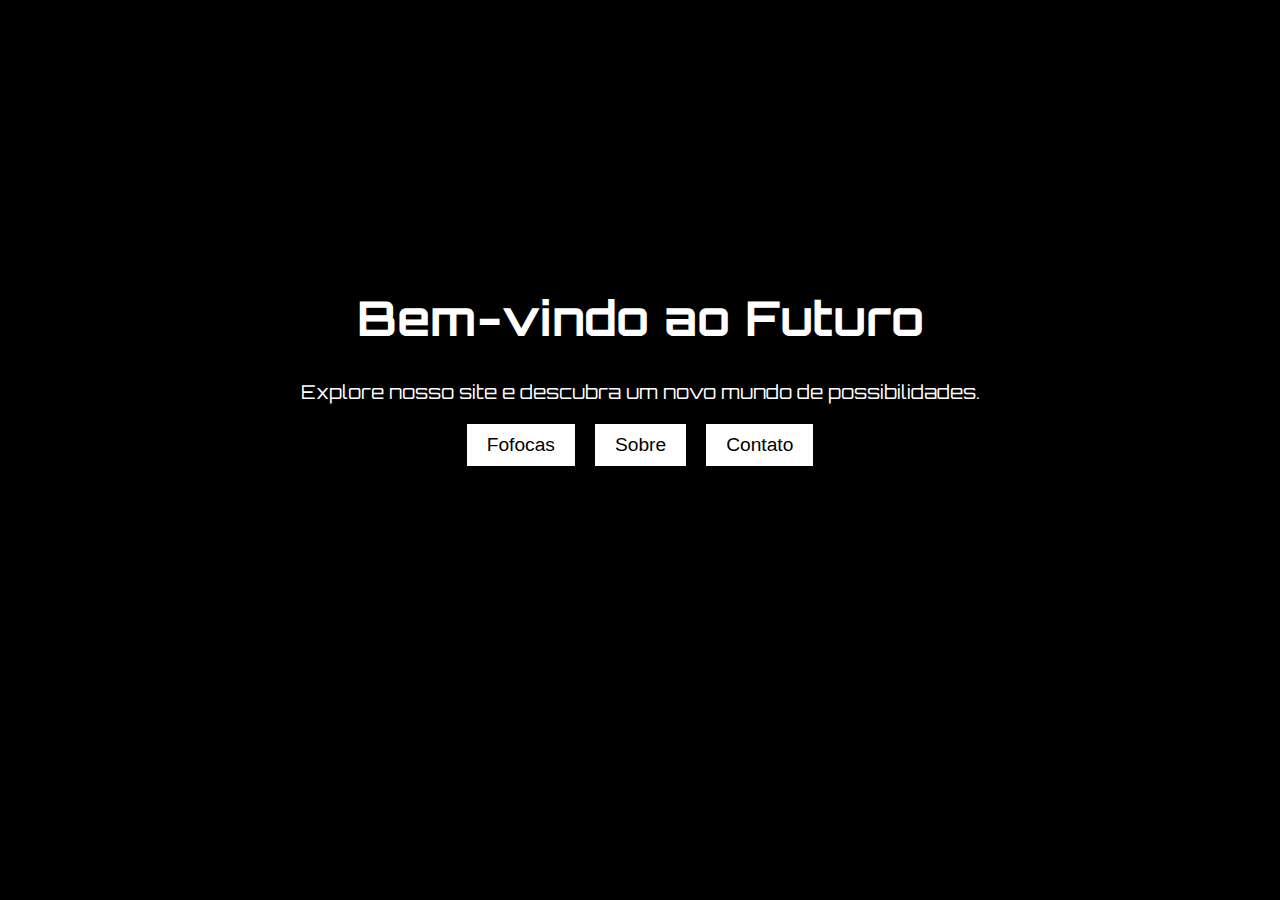
<file: publico/pagina-inicial/index.html>
<!DOCTYPE html>
<html lang="en">
<head>
  <meta charset="UTF-8">
  <meta name="viewport" content="width=device-width, initial-scale=1.0">
  <title>Página Inicial Futurista</title>
  <link rel="stylesheet" href="style.css">
</head>
<body>
  <div class="container">
    <h1>Bem-vindo ao Futuro</h1>
    <p>Explore nosso site e descubra um novo mundo de possibilidades.</p>
    <div class="buttons">
      <button onclick="window.location.href='fofocas.html'">Fofocas</button>
    <button onclick="window.location.href='info.html'">Sobre</button>
      <button onclick="window.location.href='contato.html'">Contato</button>
    </div>
  </div>

  <script>
    function navigate(page) {
      alert(`Você clicou em: ${page}`);
      // Aqui você pode colocar links reais depois, tipo window.location.href = 'pagina.html';
    }
  </script>
</body>
</html>
</file>
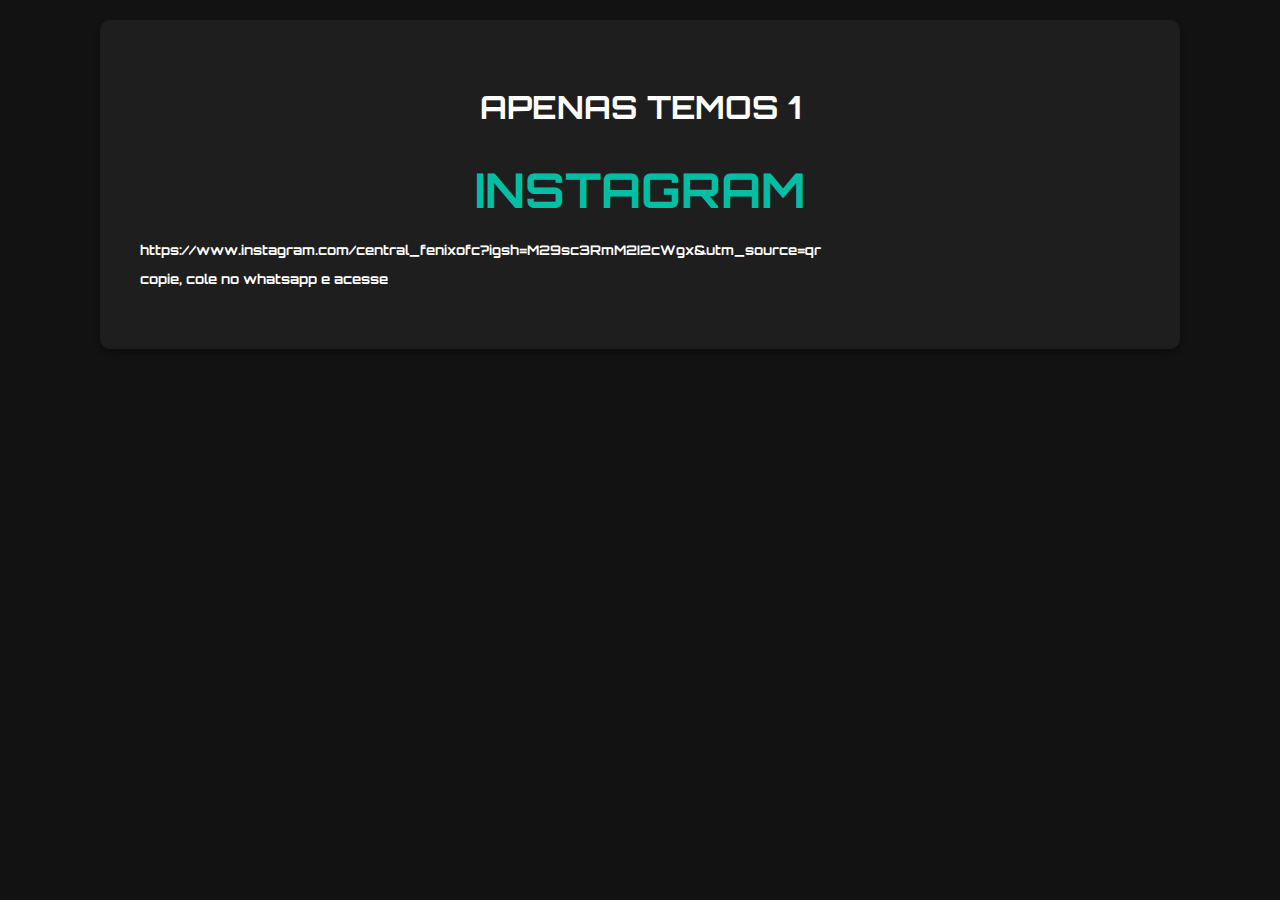
<file: publico/pagina-inicial/contato.html>
<!DOCTYPE html>
<html lang="en">
<head>
  <meta charset="UTF-8">
  <meta name="viewport" content="width=device-width, initial-scale=1.0">
  <title>Fofocas - Central Fênix</title>
  <link rel="stylesheet" href="fofocas.css">
</head>
<body>
  <div class="container">
    <h2 class="fade-in">APENAS TEMOS 1 </h2>
    <h1 class="fade-in">INSTAGRAM</h1>
    <h5 class="fade-in">https://www.instagram.com/central_fenixofc?igsh=M29sc3RmM2I2cWgx&utm_source=qr 
    
    <p>
    copie, cole no whatsapp e acesse <p/></h5>
    <div id="noticias" class="noticias">
      <!-- As fofocas serão carregadas aqui -->
    </div>
  </div>


</body>
</html>
</file>
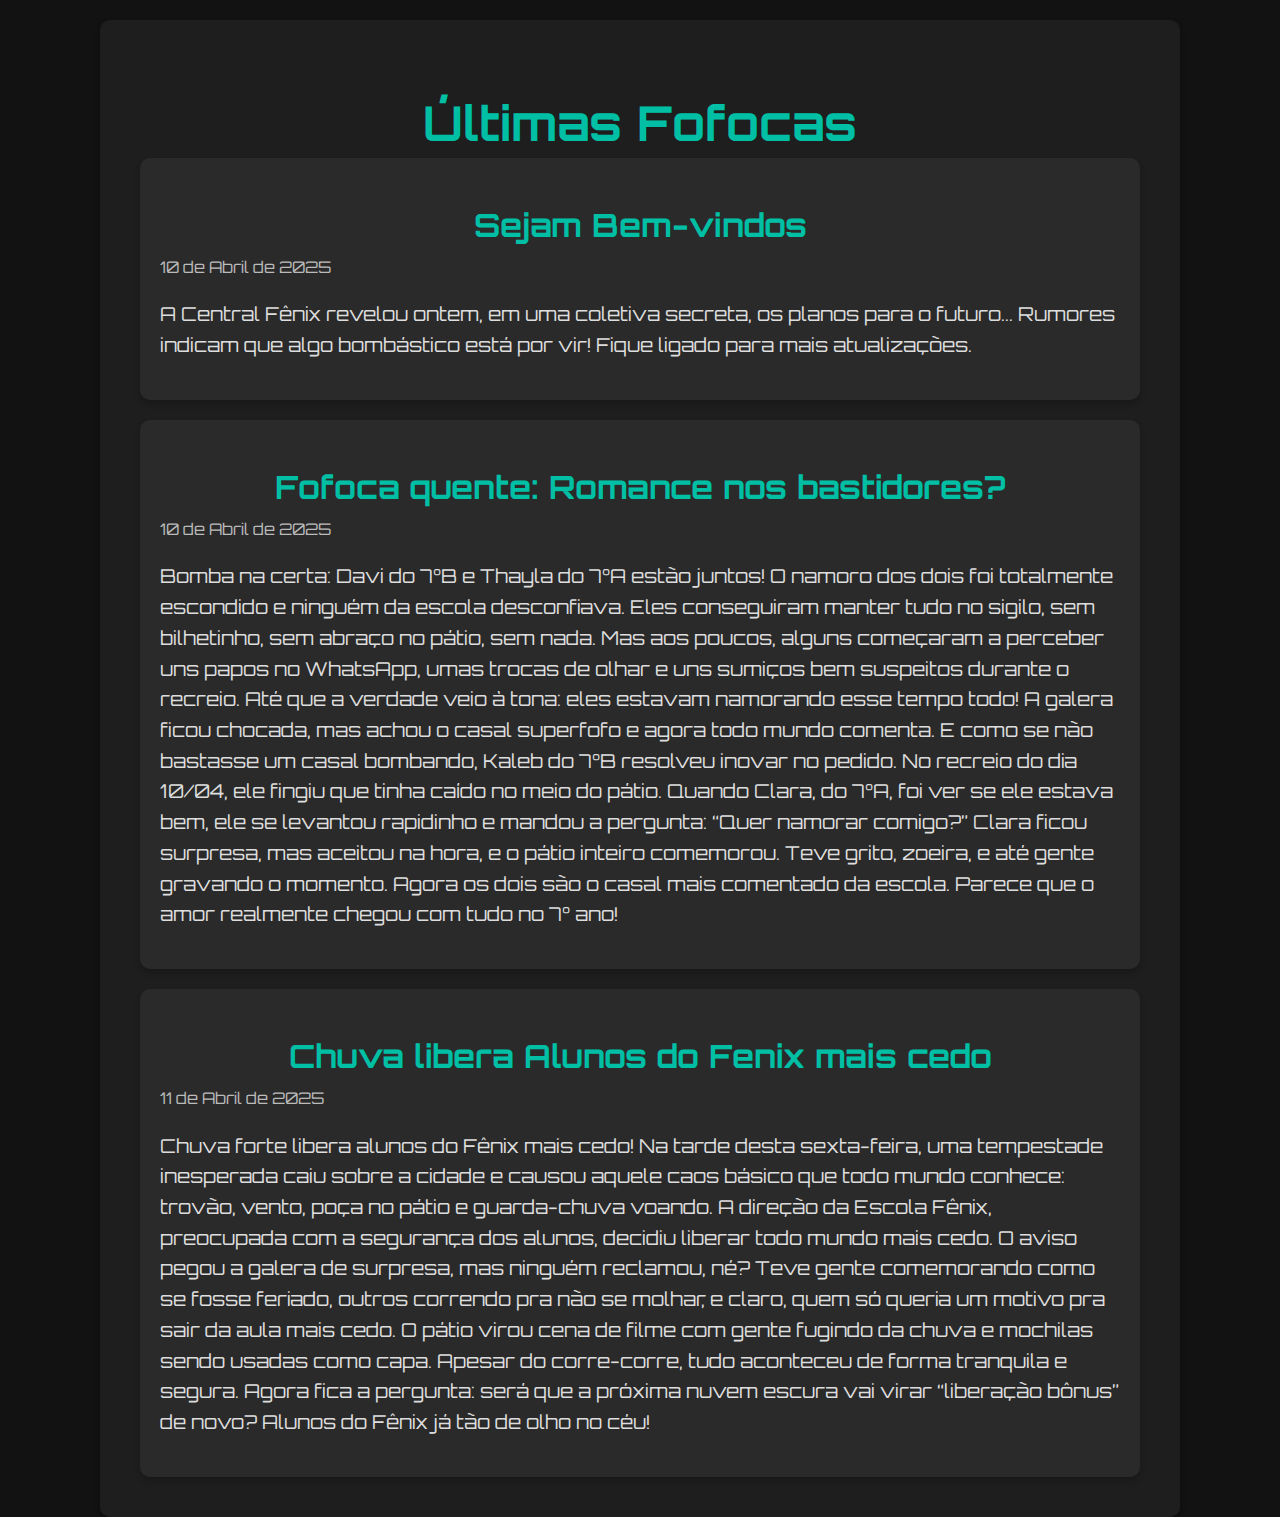
<file: publico/pagina-inicial/fofocas.html>
<!DOCTYPE html>
<html lang="en">
<head>
  <meta charset="UTF-8">
  <meta name="viewport" content="width=device-width, initial-scale=1.0">
  <title>Fofocas - Central Fênix</title>
  <link rel="stylesheet" href="fofocas.css">
</head>
<body>
  <div class="container">
    <h1 class="fade-in">Últimas Fofocas</h1>
    <div id="noticias" class="noticias">
      <!-- As fofocas serão carregadas aqui -->
    </div>
  </div>

  <script>
    // Função para carregar as fofocas a partir do arquivo JSON
    fetch('fofocas.json')
      .then(response => response.json())
      .then(data => {
        const noticiasContainer = document.getElementById('noticias');
        
        data.forEach(noticia => {
          const noticiaElement = document.createElement('div');
          noticiaElement.classList.add('noticia');

          noticiaElement.innerHTML = `
            <h2>${noticia.titulo}</h2>
            <p class="data">${noticia.data}</p>
            <p>${noticia.conteudo}</p>
          `;

          noticiasContainer.appendChild(noticiaElement);
        });
      })
      .catch(error => {
        console.error('Erro ao carregar as fofocas:', error);
      });
  </script>
</body>
</html>
</file>
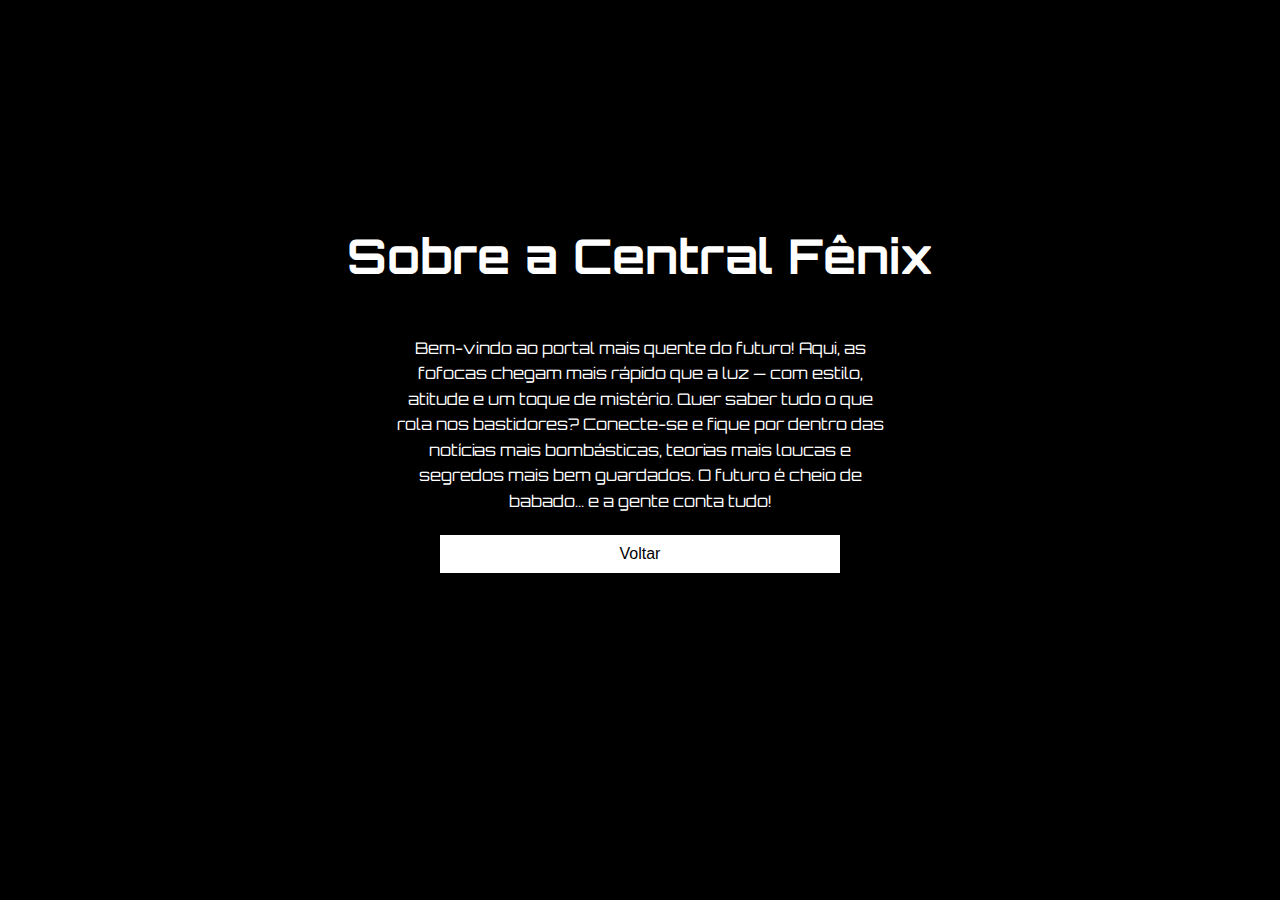
<file: publico/pagina-inicial/info.html>
<!DOCTYPE html>
<html lang="en">
<head>
  <meta charset="UTF-8">
  <meta name="viewport" content="width=device-width, initial-scale=1.0">
  <title>Sobre a Central Fênix</title>
  <link rel="stylesheet" href="sc.css">
</head>
<body>
  <div class="info-container">
    <h1>Sobre a Central Fênix</h1>
    <p>
      Bem-vindo ao portal mais quente do futuro! Aqui, as fofocas chegam mais rápido que a luz — com estilo, atitude e um toque de mistério.  
      Quer saber tudo o que rola nos bastidores? Conecte-se e fique por dentro das notícias mais bombásticas, teorias mais loucas e segredos mais bem guardados.  
      O futuro é cheio de babado… e a gente conta tudo!
    </p>
    <div class="buttons">
      <button onclick="window.location.href='index.html'">Voltar</button>
    </div>
  </div>
</body>
</html>
</file>
<file: publico/pagina-inicial/style.css>
@import url('https://fonts.googleapis.com/css2?family=Orbitron&display=swap');

body {
  margin: 0;
  padding: 0;
  background: #000;
  color: white;
  font-family: 'Orbitron', sans-serif;
  display: flex;
  justify-content: center;
  align-items: center;
  height: 80vh;
  overflow: hidden;
}

.container {
  text-align: center;
}

h1 {
  font-size: 3rem;
  animation: fadeIn 2s ease-in-out;
}

p {
  font-size: 1.2rem;
  margin: 20px 0;
  animation: fadeIn 3s ease-in-out;
}

.buttons {
  display: flex;
  gap: 20px;
  justify-content: center;
}

button {
  background: #fff;
  color: black;
  font-size: 1.2rem;
  padding: 10px 20px;
  border: none;
  border-radius: 0px;
  cursor: pointer;
  transition: background 0.3s ease, transform 0.2s ease;
}

button:hover {
  background: #00bfa5;
  transform: scale(1.05);
}

@keyframes fadeIn {
  0% { opacity: 0; transform: translateY(-20px); }
  100% { opacity: 1; transform: translateY(0); }
}
</file>
<file: publico/pagina-inicial/fofocas.css>
@import url('https://fonts.googleapis.com/css2?family=Orbitron&display=swap');

body {
  margin: 0;
  padding: 0;
  background: #121212;  /* Fundo escuro mais suave */
  font-family: 'Orbitron', sans-serif;
  color: #fff;  /* Texto branco para contraste */
  display: flex;
  justify-content: center;
  align-items: flex-start;
  height: 100vh;
  overflow-y: auto;  /* Permite rolagem caso necessário */
}

.container {
  width: 100%;
  max-width: 1000px;
  margin: 20px;
  background: #1e1e1e;  /* Caixa de conteúdo com fundo mais suave */
  padding: 40px;
  border-radius: 10px;
  box-shadow: 0px 4px 6px rgba(0, 0, 0, 0.3);  /* Sombra mais forte para destacar a caixa */
}

h1 {
  text-align: center;
  font-size: 3rem;
  color: #00bfa5;  /* Cor futurista para o título */
  margin-bottom: 5px;
}

h2 {
  text-align: center;
  font-size: 2rem;
  color: #fff;  /* Cor futurista para o título */
  margin-bottom: 5px;
}

.noticias {
  display: flex;
  flex-direction: column;
  gap: 20px;
}

.noticia {
  padding: 20px;
  background-color: #2a2a2a;  /* Tom de cinza escuro para as notícias */
  border-radius: 10px;
  box-shadow: 0px 4px 6px rgba(0, 0, 0, 0.2);
  transition: transform 0.2s ease;
}

.noticia:hover {
  transform: translateY(-5px);  /* Efeito hover para as notícias */
}

.noticia h2 {
  font-size: 2rem;
  color: #00bfa5;  /* Cor de destaque para os títulos das notícias */
}

.noticia .data {
  font-size: 1rem;
  color: #bbb;  /* Cor mais suave para a data */
  margin: 10px 0;
}

.noticia p {
  font-size: 1.2rem;
  line-height: 1.6;
  color: #ddd;  /* Cor do texto mais suave */
}

.fade-in {
  animation: fadeIn 2s ease-in-out;
}

@keyframes fadeIn {
  0% { opacity: 0; transform: translateY(-20px); }
  100% { opacity: 1; transform: translateY(0); }
}
</file>
<file: publico/pagina-inicial/sc.css>
@import url('https://fonts.googleapis.com/css2?family=Orbitron&display=swap');

body {
  margin: 0;
  padding: 0;
  background: #000;
  color: white;
  font-family: 'Orbitron', sans-serif;
  display: flex;
  justify-content: center;
  align-items: center;
  height: 85vh; /* Ocupa 100% da altura da tela */
  overflow: hidden;
}

.info-container {
  text-align: center;
  padding: 40px 20px;
  animation: fadeIn 2s ease-in-out;
  display: flex;
  flex-direction: column; /* Organiza os elementos verticalmente */
  align-items: center; /* Centraliza o conteúdo */
  gap: 20px; /* Espaçamento entre o título, texto e o botão */
}

h1, p {
  font-size: 3rem;
  animation: fadeIn 2s ease-in-out;
  margin-bottom: 30px;
}

p {
  font-size: 1rem;
  max-width: 500px;
  margin: 0 auto;
  line-height: 1.6;
}

.buttons {
  display: flex;
  justify-content: center;
}

button {
  background: #fff;
  color: black;
  font-size: 1rem;
  padding: 10px 180px;
  border: none;
  border-radius: 0px;
  cursor: pointer;
  transition: background 0.3s ease, transform 0.2s ease;
}

button:hover {
  background: #00bfa5;
  transform: scale(1.05);
}

.fade-in {
  animation: fadeIn 2s ease-in-out;
}

@keyframes fadeIn {
  0% { opacity: 0; transform: translateY(-20px); }
  100% { opacity: 1; transform: translateY(0); }
}
</file>
